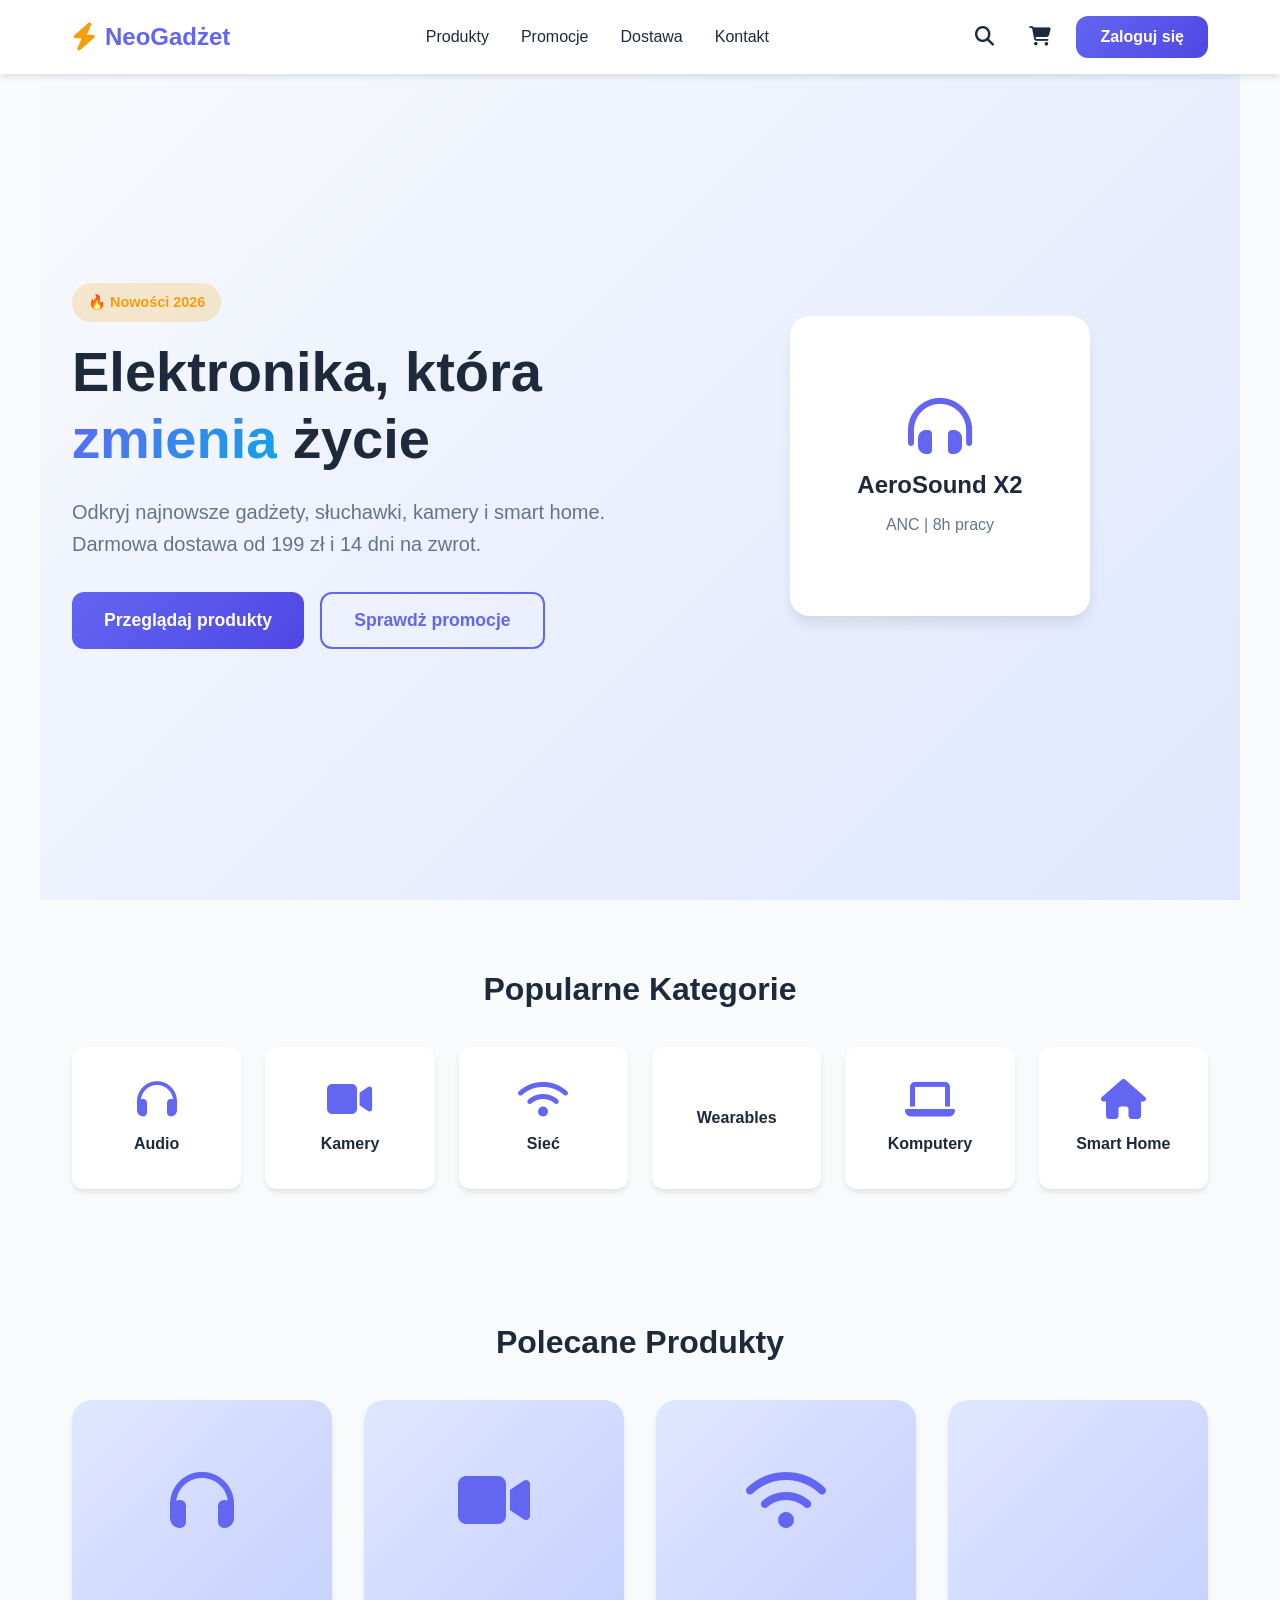
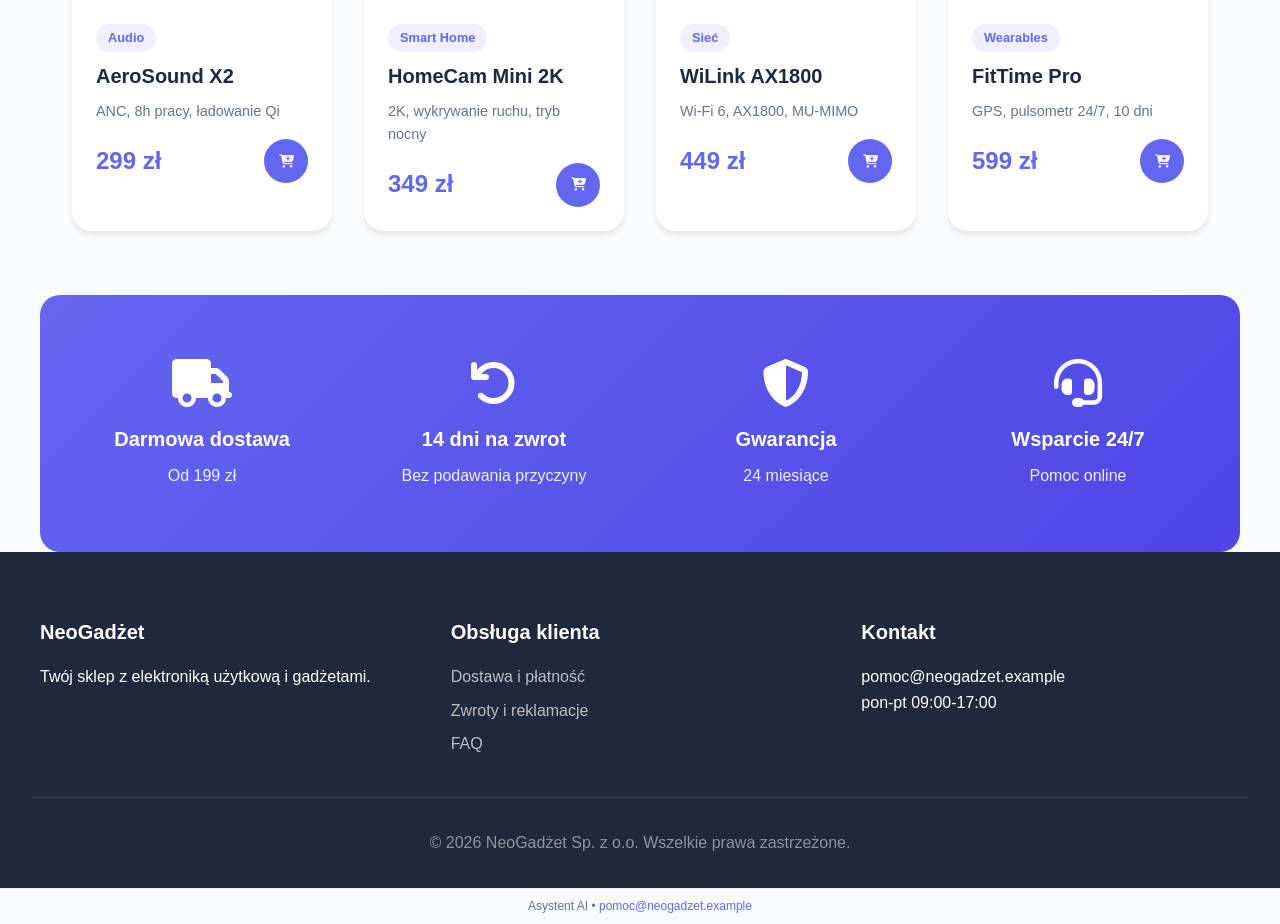
<file: index_pierwotny.html>
<!DOCTYPE html>
<html lang="pl">
<head>
    <meta charset="UTF-8">
    <meta name="viewport" content="width=device-width, initial-scale=1.0">
    <title>NeoGadżet - Sklep z Elektroniką</title>
    <link rel="stylesheet" href="style.css">
    <link rel="stylesheet" href="https://cdnjs.cloudflare.com/ajax/libs/font-awesome/6.4.0/css/all.min.css">
</head>
<body>
    <!-- Nagłówek -->
    <header class="header">
        <nav class="nav">
            <div class="logo">
                <i class="fas fa-bolt"></i>
                <span>NeoGadżet</span>
            </div>
            <ul class="nav-links">
                <li><a href="#products">Produkty</a></li>
                <li><a href="#promos">Promocje</a></li>
                <li><a href="#delivery">Dostawa</a></li>
                <li><a href="#contact">Kontakt</a></li>
            </ul>
            <div class="nav-actions">
                <button class="icon-btn"><i class="fas fa-search"></i></button>
                <button class="icon-btn"><i class="fas fa-shopping-cart"></i></button>
                <button class="btn-primary">Zaloguj się</button>
            </div>
        </nav>
    </header>

    <!-- Hero Section -->
    <section class="hero">
        <div class="hero-content">
            <span class="hero-badge">🔥 Nowości 2026</span>
            <h1>Elektronika, która <span class="highlight">zmienia</span> życie</h1>
            <p>Odkryj najnowsze gadżety, słuchawki, kamery i smart home. Darmowa dostawa od 199 zł i 14 dni na zwrot.</p>
            <div class="hero-buttons">
                <button class="btn-primary btn-large">Przeglądaj produkty</button>
                <button class="btn-secondary btn-large">Sprawdż promocje</button>
            </div>
        </div>
        <div class="hero-visual">
            <div class="floating-card">
                <i class="fas fa-headphones-alt"></i>
                <span>AeroSound X2</span>
                <small>ANC | 8h pracy</small>
            </div>
        </div>
    </section>

    <!-- Kategorie -->
    <section class="categories">
        <h2>Popularne Kategorie</h2>
        <div class="categories-grid">
            <div class="category-card">
                <i class="fas fa-headphones"></i>
                <span>Audio</span>
            </div>
            <div class="category-card">
                <i class="fas fa-video"></i>
                <span>Kamery</span>
            </div>
            <div class="category-card">
                <i class="fas fa-wifi"></i>
                <span>Sieć</span>
            </div>
            <div class="category-card">
                <i class="fas fa-watch"></i>
                <span>Wearables</span>
            </div>
            <div class="category-card">
                <i class="fas fa-laptop"></i>
                <span>Komputery</span>
            </div>
            <div class="category-card">
                <i class="fas fa-home"></i>
                <span>Smart Home</span>
            </div>
        </div>
    </section>

    <!-- Produkty -->
    <section id="products" class="products">
        <h2>Polecane Produkty</h2>
        <div class="products-grid">
            <div class="product-card">
                <div class="product-image">
                    <i class="fas fa-headphones"></i>
                </div>
                <div class="product-info">
                    <span class="product-category">Audio</span>
                    <h3>AeroSound X2</h3>
                    <p>ANC, 8h pracy, ładowanie Qi</p>
                    <div class="product-price">
                        <span class="price">299 zł</span>
                        <button class="btn-add"><i class="fas fa-cart-plus"></i></button>
                    </div>
                </div>
            </div>
            <div class="product-card">
                <div class="product-image">
                    <i class="fas fa-video"></i>
                </div>
                <div class="product-info">
                    <span class="product-category">Smart Home</span>
                    <h3>HomeCam Mini 2K</h3>
                    <p>2K, wykrywanie ruchu, tryb nocny</p>
                    <div class="product-price">
                        <span class="price">349 zł</span>
                        <button class="btn-add"><i class="fas fa-cart-plus"></i></button>
                    </div>
                </div>
            </div>
            <div class="product-card">
                <div class="product-image">
                    <i class="fas fa-wifi"></i>
                </div>
                <div class="product-info">
                    <span class="product-category">Sieć</span>
                    <h3>WiLink AX1800</h3>
                    <p>Wi-Fi 6, AX1800, MU-MIMO</p>
                    <div class="product-price">
                        <span class="price">449 zł</span>
                        <button class="btn-add"><i class="fas fa-cart-plus"></i></button>
                    </div>
                </div>
            </div>
            <div class="product-card">
                <div class="product-image">
                    <i class="fas fa-watch"></i>
                </div>
                <div class="product-info">
                    <span class="product-category">Wearables</span>
                    <h3>FitTime Pro</h3>
                    <p>GPS, pulsometr 24/7, 10 dni</p>
                    <div class="product-price">
                        <span class="price">599 zł</span>
                        <button class="btn-add"><i class="fas fa-cart-plus"></i></button>
                    </div>
                </div>
            </div>
        </div>
    </section>

    <!-- Korzyści -->
    <section class="benefits">
        <div class="benefit-item">
            <i class="fas fa-truck"></i>
            <h4>Darmowa dostawa</h4>
            <p>Od 199 zł</p>
        </div>
        <div class="benefit-item">
            <i class="fas fa-undo"></i>
            <h4>14 dni na zwrot</h4>
            <p>Bez podawania przyczyny</p>
        </div>
        <div class="benefit-item">
            <i class="fas fa-shield-alt"></i>
            <h4>Gwarancja</h4>
            <p>24 miesiące</p>
        </div>
        <div class="benefit-item">
            <i class="fas fa-headset"></i>
            <h4>Wsparcie 24/7</h4>
            <p>Pomoc online</p>
        </div>
    </section>


    <!-- Stopka -->
    <footer class="footer">
        <div class="footer-content">
            <div class="footer-section">
                <h4>NeoGadżet</h4>
                <p>Twój sklep z elektroniką użytkową i gadżetami.</p>
            </div>
            <div class="footer-section">
                <h4>Obsługa klienta</h4>
                <ul>
                    <li><a href="#">Dostawa i płatność</a></li>
                    <li><a href="#">Zwroty i reklamacje</a></li>
                    <li><a href="#">FAQ</a></li>
                </ul>
            </div>
            <div class="footer-section">
                <h4>Kontakt</h4>
                <p>pomoc@neogadzet.example</p>
                <p>pon-pt 09:00-17:00</p>
            </div>
        </div>
        <p class="footer-bottom">&copy; 2026 NeoGadżet Sp. z o.o. Wszelkie prawa zastrzeżone.</p>
    </footer>

        <!-- Stopka -->
        <div class="chat-footer">
            <span>Asystent AI • <a href="#">pomoc@neogadzet.example</a></span>
        </div>
    </div>


</body>
</html>
</file>
<file: style.css>
/* ============================================
   NEOGADŻET - SKLEP INTERNETOWY + POPUP CHATBOT
   ============================================ */

/* Reset i podstawy */
* {
    margin: 0;
    padding: 0;
    box-sizing: border-box;
}

:root {
    --primary: #6366f1;
    --primary-dark: #4f46e5;
    --primary-light: #818cf8;
    --secondary: #0ea5e9;
    --accent: #f59e0b;
    --text: #1e293b;
    --text-light: #64748b;
    --bg: #f8fafc;
    --white: #ffffff;
    --border: #e2e8f0;
    --shadow: 0 4px 6px -1px rgba(0, 0, 0, 0.1);
    --shadow-lg: 0 10px 15px -3px rgba(0, 0, 0, 0.1);
    --radius: 12px;
    --radius-lg: 20px;
    --transition: all 0.3s ease;
}

body {
    font-family: 'Inter', -apple-system, BlinkMacSystemFont, 'Segoe UI', Roboto, sans-serif;
    line-height: 1.6;
    color: var(--text);
    background: var(--bg);
}

/* ============================================
   NAGŁÓWEK
   ============================================ */
.header {
    background: var(--white);
    box-shadow: var(--shadow);
    position: fixed;
    width: 100%;
    top: 0;
    z-index: 100;
}

.nav {
    max-width: 1200px;
    margin: 0 auto;
    padding: 1rem 2rem;
    display: flex;
    justify-content: space-between;
    align-items: center;
}

.logo {
    display: flex;
    align-items: center;
    gap: 0.5rem;
    font-size: 1.5rem;
    font-weight: 800;
    color: var(--primary);
}

.logo i {
    color: var(--accent);
    font-size: 1.75rem;
}

.nav-links {
    display: flex;
    list-style: none;
    gap: 2rem;
}

.nav-links a {
    text-decoration: none;
    color: var(--text);
    font-weight: 500;
    transition: var(--transition);
}

.nav-links a:hover {
    color: var(--primary);
}

.nav-actions {
    display: flex;
    align-items: center;
    gap: 1rem;
}

.icon-btn {
    width: 40px;
    height: 40px;
    border: none;
    background: transparent;
    color: var(--text);
    font-size: 1.2rem;
    cursor: pointer;
    border-radius: 50%;
    transition: var(--transition);
}

.icon-btn:hover {
    background: var(--bg);
    color: var(--primary);
}

/* Przyciski */
.btn-primary, .btn-secondary {
    padding: 0.75rem 1.5rem;
    border-radius: var(--radius);
    font-weight: 600;
    cursor: pointer;
    transition: var(--transition);
    border: none;
    font-size: 1rem;
}

.btn-primary {
    background: linear-gradient(135deg, var(--primary) 0%, var(--primary-dark) 100%);
    color: var(--white);
}

.btn-primary:hover {
    transform: translateY(-2px);
    box-shadow: 0 4px 12px rgba(99, 102, 241, 0.4);
}

.btn-secondary {
    background: transparent;
    color: var(--primary);
    border: 2px solid var(--primary);
}

.btn-secondary:hover {
    background: var(--primary);
    color: var(--white);
}

.btn-large {
    padding: 1rem 2rem;
    font-size: 1.1rem;
}

.btn-add {
    width: 44px;
    height: 44px;
    background: var(--primary);
    color: var(--white);
    border: none;
    border-radius: 50%;
    cursor: pointer;
    transition: var(--transition);
}

.btn-add:hover {
    background: var(--primary-dark);
    transform: scale(1.1);
}

/* ============================================
   HERO SECTION
   ============================================ */
.hero {
    min-height: 100vh;
    display: flex;
    align-items: center;
    justify-content: center;
    padding: 6rem 2rem 4rem;
    background: linear-gradient(135deg, var(--bg) 0%, #e0e7ff 100%);
    gap: 4rem;
    max-width: 1200px;
    margin: 0 auto;
}

.hero-content {
    flex: 1;
    max-width: 600px;
}

.hero-badge {
    display: inline-block;
    padding: 0.5rem 1rem;
    background: rgba(245, 158, 11, 0.2);
    color: var(--accent);
    border-radius: 20px;
    font-weight: 600;
    font-size: 0.9rem;
    margin-bottom: 1rem;
}

.hero-content h1 {
    font-size: 3.5rem;
    line-height: 1.2;
    margin-bottom: 1.5rem;
    color: var(--text);
}

.hero-content .highlight {
    background: linear-gradient(135deg, var(--primary) 0%, var(--secondary) 100%);
    -webkit-background-clip: text;
    -webkit-text-fill-color: transparent;
    background-clip: text;
}

.hero-content p {
    font-size: 1.25rem;
    color: var(--text-light);
    margin-bottom: 2rem;
}

.hero-buttons {
    display: flex;
    gap: 1rem;
    flex-wrap: wrap;
}

.hero-visual {
    flex: 1;
    display: flex;
    justify-content: center;
    align-items: center;
}

.floating-card {
    width: 300px;
    height: 300px;
    background: var(--white);
    border-radius: var(--radius-lg);
    box-shadow: var(--shadow-lg);
    display: flex;
    flex-direction: column;
    justify-content: center;
    align-items: center;
    gap: 0.5rem;
    animation: float 3s ease-in-out infinite;
    padding: 2rem;
}

.floating-card i {
    font-size: 4rem;
    color: var(--primary);
}

.floating-card span {
    font-size: 1.5rem;
    font-weight: 700;
    color: var(--text);
}

.floating-card small {
    color: var(--text-light);
    font-size: 1rem;
}

@keyframes float {
    0%, 100% { transform: translateY(0); }
    50% { transform: translateY(-20px); }
}

/* ============================================
   KATEGORIE
   ============================================ */
.categories {
    padding: 4rem 2rem;
    max-width: 1200px;
    margin: 0 auto;
}

.categories h2 {
    text-align: center;
    font-size: 2rem;
    color: var(--text);
    margin-bottom: 2rem;
}

.categories-grid {
    display: grid;
    grid-template-columns: repeat(auto-fit, minmax(150px, 1fr));
    gap: 1.5rem;
}

.category-card {
    background: var(--white);
    padding: 2rem 1rem;
    border-radius: var(--radius);
    box-shadow: var(--shadow);
    transition: var(--transition);
    text-align: center;
    cursor: pointer;
}

.category-card:hover {
    transform: translateY(-5px);
    box-shadow: var(--shadow-lg);
    background: linear-gradient(135deg, var(--primary) 0%, var(--primary-dark) 100%);
    color: var(--white);
}

.category-card i {
    font-size: 2.5rem;
    margin-bottom: 0.75rem;
    color: var(--primary);
}

.category-card:hover i {
    color: var(--white);
}

.category-card span {
    display: block;
    font-weight: 600;
}

/* ============================================
   PRODUKTY
   ============================================ */
.products {
    padding: 4rem 2rem;
    max-width: 1200px;
    margin: 0 auto;
}

.products h2 {
    text-align: center;
    font-size: 2rem;
    color: var(--text);
    margin-bottom: 2rem;
}

.products-grid {
    display: grid;
    grid-template-columns: repeat(auto-fit, minmax(260px, 1fr));
    gap: 2rem;
}

.product-card {
    background: var(--white);
    border-radius: var(--radius-lg);
    box-shadow: var(--shadow);
    transition: var(--transition);
    overflow: hidden;
}

.product-card:hover {
    transform: translateY(-5px);
    box-shadow: var(--shadow-lg);
}

.product-image {
    height: 200px;
    background: linear-gradient(135deg, #e0e7ff 0%, #c7d2fe 100%);
    display: flex;
    align-items: center;
    justify-content: center;
}

.product-image i {
    font-size: 4rem;
    color: var(--primary);
}

.product-info {
    padding: 1.5rem;
}

.product-category {
    display: inline-block;
    padding: 0.25rem 0.75rem;
    background: rgba(99, 102, 241, 0.1);
    color: var(--primary);
    border-radius: 20px;
    font-size: 0.8rem;
    font-weight: 600;
    margin-bottom: 0.5rem;
}

.product-info h3 {
    font-size: 1.25rem;
    color: var(--text);
    margin-bottom: 0.5rem;
}

.product-info p {
    color: var(--text-light);
    font-size: 0.9rem;
    margin-bottom: 1rem;
}

.product-price {
    display: flex;
    justify-content: space-between;
    align-items: center;
}

.price {
    font-size: 1.5rem;
    font-weight: 700;
    color: var(--primary);
}

/* ============================================
   KORZYŚCI
   ============================================ */
.benefits {
    background: linear-gradient(135deg, var(--primary) 0%, var(--primary-dark) 100%);
    padding: 4rem 2rem;
    display: flex;
    justify-content: space-around;
    flex-wrap: wrap;
    gap: 2rem;
    max-width: 1200px;
    margin: 0 auto;
    border-radius: var(--radius-lg);
}

.benefit-item {
    text-align: center;
    color: var(--white);
    flex: 1;
    min-width: 200px;
}

.benefit-item i {
    font-size: 3rem;
    margin-bottom: 1rem;
}

.benefit-item h4 {
    font-size: 1.25rem;
    margin-bottom: 0.5rem;
}

.benefit-item p {
    opacity: 0.9;
}

/* ============================================
   CTA I STOPKA
   ============================================ */
.cta {
    padding: 6rem 2rem;
    text-align: center;
    max-width: 800px;
    margin: 0 auto;
}

.cta h2 {
    font-size: 2.5rem;
    color: var(--text);
    margin-bottom: 1rem;
}

.cta p {
    font-size: 1.25rem;
    color: var(--text-light);
    margin-bottom: 2rem;
}

.footer {
    background: var(--text);
    color: var(--white);
    padding: 4rem 2rem 2rem;
}

.footer-content {
    max-width: 1200px;
    margin: 0 auto;
    display: grid;
    grid-template-columns: repeat(auto-fit, minmax(250px, 1fr));
    gap: 2rem;
    margin-bottom: 2rem;
}

.footer-section h4 {
    font-size: 1.25rem;
    margin-bottom: 1rem;
}

.footer-section ul {
    list-style: none;
}

.footer-section li {
    margin-bottom: 0.5rem;
}

.footer-section a {
    color: rgba(255, 255, 255, 0.7);
    text-decoration: none;
    transition: var(--transition);
}

.footer-section a:hover {
    color: var(--white);
}

.footer-bottom {
    text-align: center;
    padding-top: 2rem;
    border-top: 1px solid rgba(255, 255, 255, 0.1);
    color: rgba(255, 255, 255, 0.5);
}

/* ============================================
   POPUP CHATBOT
   ============================================ */

/* Przycisk otwierający */
.chat-toggle {
    position: fixed;
    bottom: 2rem;
    right: 2rem;
    width: 64px;
    height: 64px;
    background: linear-gradient(135deg, var(--primary) 0%, var(--primary-dark) 100%);
    border: none;
    border-radius: 50%;
    color: var(--white);
    font-size: 1.75rem;
    cursor: pointer;
    box-shadow: 0 4px 12px rgba(99, 102, 241, 0.4);
    transition: var(--transition);
    z-index: 1000;
    display: flex;
    align-items: center;
    justify-content: center;
}

.chat-toggle:hover {
    transform: scale(1.1);
    box-shadow: 0 6px 20px rgba(99, 102, 241, 0.5);
}

.chat-toggle.hidden {
    display: none;
}

.chat-badge {
    position: absolute;
    top: -4px;
    right: -4px;
    width: 24px;
    height: 24px;
    background: #ef4444;
    color: var(--white);
    font-size: 0.75rem;
    font-weight: 700;
    border-radius: 50%;
    display: flex;
    align-items: center;
    justify-content: center;
    animation: pulse 2s infinite;
}

@keyframes pulse {
    0%, 100% { transform: scale(1); }
    50% { transform: scale(1.1); }
}

/* Okno czatu */
.chat-widget {
    position: fixed;
    bottom: 2rem;
    right: 2rem;
    width: 400px;
    max-width: calc(100vw - 2rem);
    height: 600px;
    max-height: calc(100vh - 100px);
    background: var(--white);
    border-radius: var(--radius-lg);
    box-shadow: 0 20px 40px rgba(0, 0, 0, 0.15);
    display: flex;
    flex-direction: column;
    z-index: 1001;
    transform: scale(0) translateY(20px);
    opacity: 0;
    transition: var(--transition);
    overflow: hidden;
}

.chat-widget.open {
    transform: scale(1) translateY(0);
    opacity: 1;
}

/* Nagłówek czatu */
.chat-header {
    background: linear-gradient(135deg, var(--primary) 0%, var(--primary-dark) 100%);
    color: var(--white);
    padding: 1rem;
    display: flex;
    justify-content: space-between;
    align-items: center;
}

.chat-header-info {
    display: flex;
    align-items: center;
    gap: 0.75rem;
}

.chat-avatar {
    width: 44px;
    height: 44px;
    background: rgba(255, 255, 255, 0.2);
    border-radius: 50%;
    display: flex;
    align-items: center;
    justify-content: center;
    font-size: 1.25rem;
}

.chat-title h4 {
    font-size: 1rem;
    margin-bottom: 0.25rem;
}

.chat-status {
    font-size: 0.8rem;
    opacity: 0.9;
    display: flex;
    align-items: center;
    gap: 0.5rem;
}

.status-dot {
    width: 8px;
    height: 8px;
    border-radius: 50%;
}

.status-dot.online {
    background: #22c55e;
    animation: blink 2s infinite;
}

@keyframes blink {
    0%, 100% { opacity: 1; }
    50% { opacity: 0.5; }
}

.chat-header-actions {
    display: flex;
    gap: 0.5rem;
}

.chat-action-btn {
    width: 36px;
    height: 36px;
    background: rgba(255, 255, 255, 0.1);
    border: none;
    border-radius: var(--radius);
    color: var(--white);
    cursor: pointer;
    transition: var(--transition);
    display: flex;
    align-items: center;
    justify-content: center;
}

.chat-action-btn:hover {
    background: rgba(255, 255, 255, 0.2);
}

/* Wiadomości */
.chat-messages {
    flex: 1;
    overflow-y: auto;
    padding: 1rem;
    display: flex;
    flex-direction: column;
    gap: 1rem;
    background: #f8fafc;
}

.message {
    max-width: 85%;
    animation: messageSlide 0.3s ease;
}

@keyframes messageSlide {
    from {
        opacity: 0;
        transform: translateY(10px);
    }
    to {
        opacity: 1;
        transform: translateY(0);
    }
}

.message.user-message {
    align-self: flex-end;
}

.message.assistant-message {
    align-self: flex-start;
}

.message-content {
    padding: 0.75rem 1rem;
    border-radius: var(--radius);
    font-size: 0.95rem;
    line-height: 1.5;
}

.user-message .message-content {
    background: linear-gradient(135deg, var(--primary) 0%, var(--primary-dark) 100%);
    color: var(--white);
    border-bottom-right-radius: 4px;
}

.assistant-message .message-content {
    background: var(--white);
    color: var(--text);
    border-bottom-left-radius: 4px;
    box-shadow: var(--shadow);
}

.system-message .message-content {
    background: #e0e7ff;
    color: var(--primary-dark);
    text-align: center;
    border-radius: var(--radius);
}

.message-hint {
    font-size: 0.85rem;
    opacity: 0.8;
    margin-top: 0.5rem;
}

.message-time {
    font-size: 0.7rem;
    color: var(--text-light);
    margin-top: 0.25rem;
    text-align: right;
}

.assistant-message .message-time {
    text-align: left;
}

/* Wskaźnik pisania */
.typing-indicator {
    display: flex;
    gap: 0.25rem;
    padding: 0.75rem 1rem;
    background: var(--white);
    border-radius: var(--radius);
    border-bottom-left-radius: 4px;
    box-shadow: var(--shadow);
    width: fit-content;
}

.typing-indicator span {
    width: 8px;
    height: 8px;
    background: var(--text-light);
    border-radius: 50%;
    animation: typing 1.4s infinite;
}

.typing-indicator span:nth-child(2) { animation-delay: 0.2s; }
.typing-indicator span:nth-child(3) { animation-delay: 0.4s; }

@keyframes typing {
    0%, 100% { transform: translateY(0); opacity: 0.4; }
    50% { transform: translateY(-4px); opacity: 1; }
}

/* Sugerowane pytania */
.chat-suggestions {
    padding: 0.75rem 1rem;
    display: flex;
    gap: 0.5rem;
    overflow-x: auto;
    background: #f8fafc;
    border-top: 1px solid var(--border);
    scrollbar-width: thin;
}

.suggestion-btn {
    padding: 0.5rem 1rem;
    background: var(--white);
    border: 1px solid var(--border);
    border-radius: 20px;
    font-size: 0.85rem;
    color: var(--text);
    cursor: pointer;
    transition: var(--transition);
    white-space: nowrap;
}

.suggestion-btn:hover {
    background: var(--primary);
    color: var(--white);
    border-color: var(--primary);
}

/* Źródła */
.chat-sources {
    background: #f8fafc;
    border-top: 1px solid var(--border);
    max-height: 200px;
    transition: var(--transition);
}

.chat-sources.collapsed {
    max-height: 44px;
}

.sources-header {
    padding: 0.75rem 1rem;
    display: flex;
    justify-content: space-between;
    align-items: center;
    cursor: pointer;
    font-size: 0.9rem;
    font-weight: 500;
    color: var(--text);
    user-select: none;
}

.sources-header:hover {
    background: #f1f5f9;
}

.chat-sources.collapsed .sources-header i.fa-chevron-down {
    transform: rotate(-90deg);
}

.sources-content {
    padding: 0 1rem 1rem;
    overflow-y: auto;
    max-height: 150px;
}

.source-item {
    background: var(--white);
    padding: 0.75rem;
    border-radius: var(--radius);
    margin-bottom: 0.5rem;
    font-size: 0.85rem;
    border-left: 3px solid var(--primary);
}

.source-item .source-type {
    font-size: 0.75rem;
    color: var(--primary);
    font-weight: 600;
    text-transform: uppercase;
}

.source-item .source-title {
    font-weight: 500;
    color: var(--text);
    margin: 0.25rem 0;
}

.source-item .source-content {
    color: var(--text-light);
    font-size: 0.8rem;
}

.sources-empty {
    color: var(--text-light);
    font-style: italic;
    text-align: center;
    padding: 1rem;
}

/* Input */
.chat-input-container {
    padding: 1rem;
    background: var(--white);
    border-top: 1px solid var(--border);
}

.chat-form {
    display: flex;
    gap: 0.75rem;
}

.chat-input {
    flex: 1;
    padding: 0.75rem 1rem;
    border: 2px solid var(--border);
    border-radius: var(--radius);
    font-size: 1rem;
    transition: var(--transition);
    font-family: inherit;
}

.chat-input:focus {
    outline: none;
    border-color: var(--primary);
}

.chat-send-btn {
    width: 44px;
    height: 44px;
    background: linear-gradient(135deg, var(--primary) 0%, var(--primary-dark) 100%);
    border: none;
    border-radius: var(--radius);
    color: var(--white);
    font-size: 1.1rem;
    cursor: pointer;
    transition: var(--transition);
    display: flex;
    align-items: center;
    justify-content: center;
}

.chat-send-btn:hover:not(:disabled) {
    transform: scale(1.05);
}

.chat-send-btn:disabled {
    opacity: 0.5;
    cursor: not-allowed;
}

/* Stopka czatu */
.chat-footer {
    padding: 0.5rem 1rem;
    background: #f8fafc;
    text-align: center;
    font-size: 0.75rem;
    color: var(--text-light);
    border-top: 1px solid var(--border);
}

.chat-footer a {
    color: var(--primary);
    text-decoration: none;
}

/* ============================================
   RESPONSYWNOŚĆ
   ============================================ */
@media (max-width: 768px) {
    .nav-links {
        display: none;
    }
    
    .hero {
        flex-direction: column;
        text-align: center;
    }
    
    .hero-content h1 {
        font-size: 2.5rem;
    }
    
    .hero-buttons {
        justify-content: center;
    }
    
    .benefits {
        flex-direction: column;
        text-align: center;
    }
    
    .chat-widget {
        width: 100%;
        max-width: none;
        height: 100%;
        max-height: none;
        bottom: 0;
        right: 0;
        border-radius: 0;
    }
    
    .chat-toggle {
        bottom: 1rem;
        right: 1rem;
    }
}

/* Animacja otwierania */
@keyframes chatOpen {
    from {
        opacity: 0;
        transform: scale(0.9) translateY(20px);
    }
    to {
        opacity: 1;
        transform: scale(1) translateY(0);
    }
}

.chat-widget.open {
    animation: chatOpen 0.3s ease;
}
</file>
